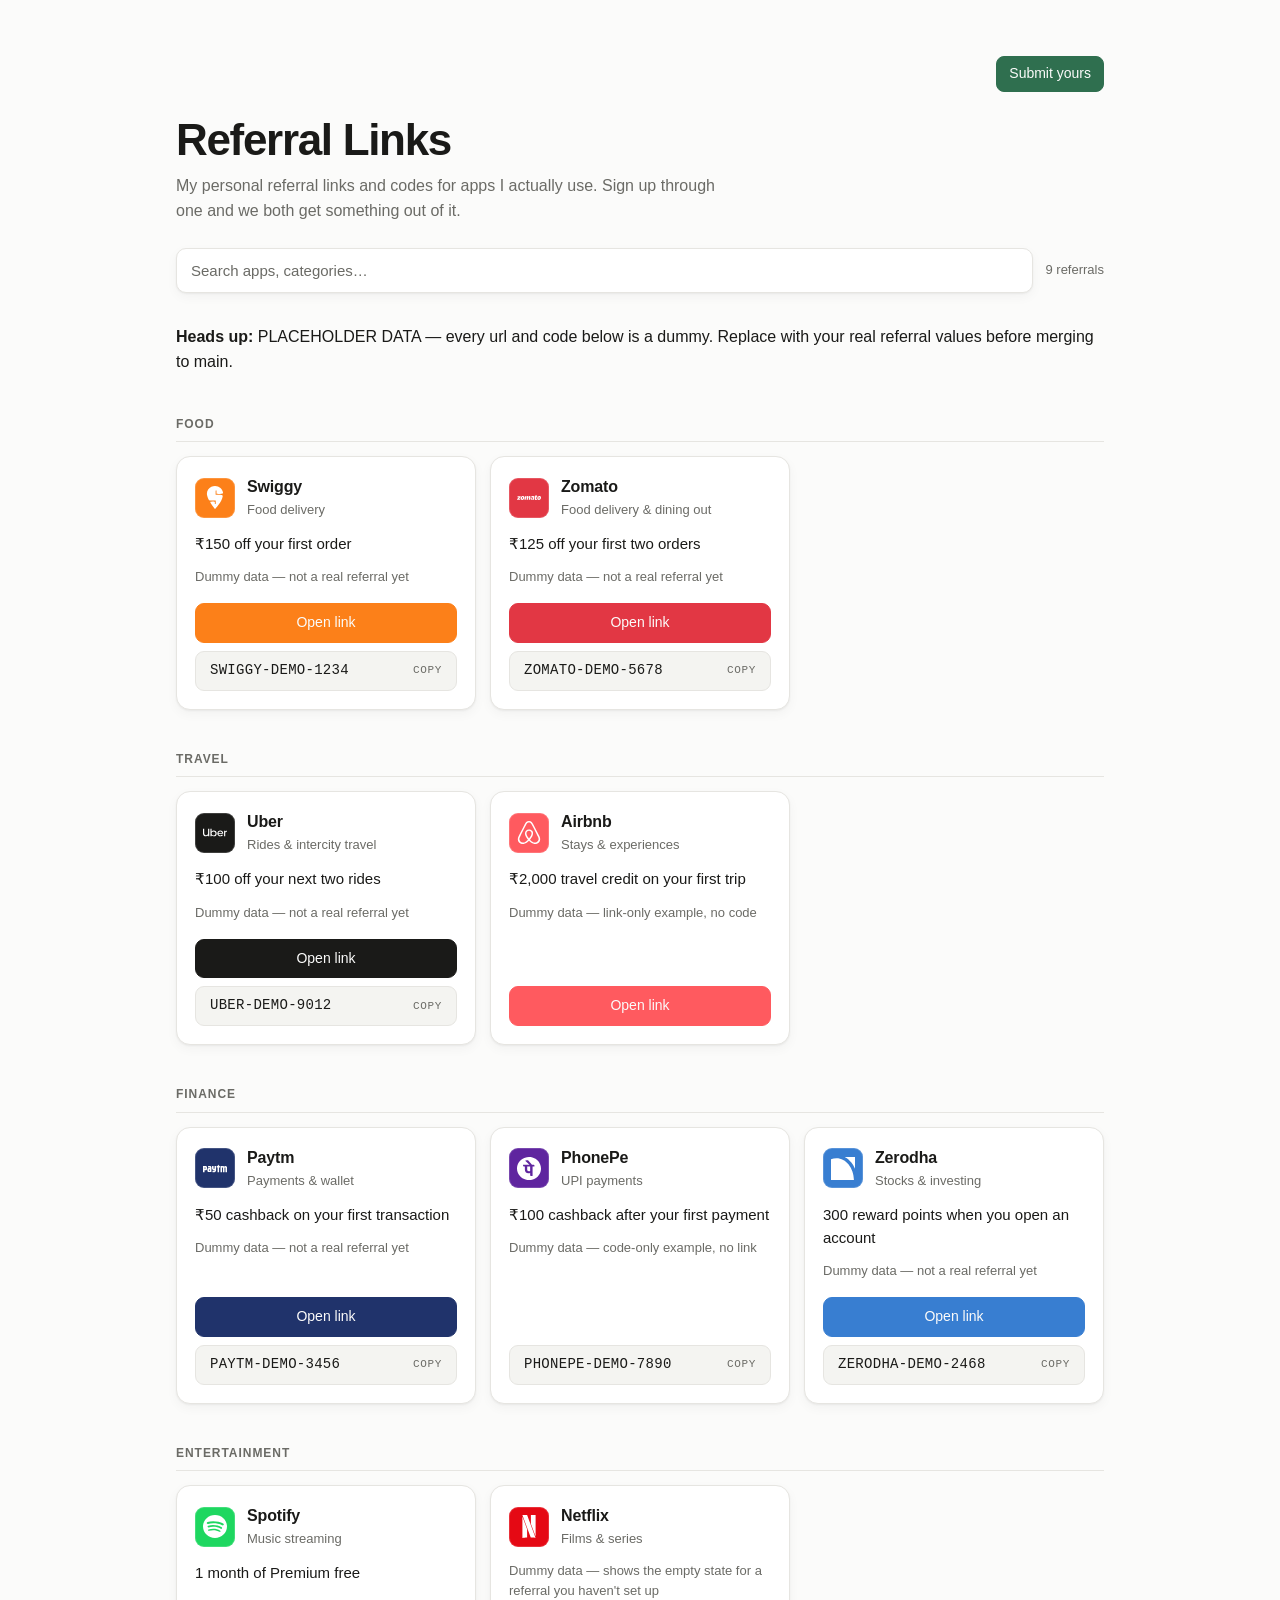
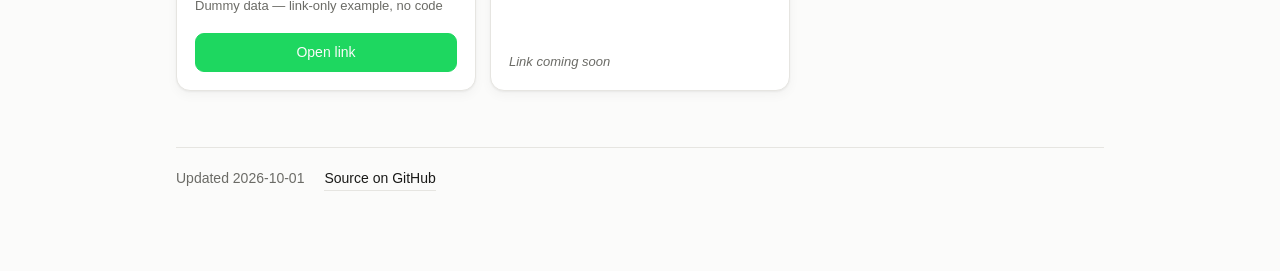
<file: index.html>
<!doctype html>
<html lang="en">
<head>
<meta charset="utf-8">
<meta name="viewport" content="width=device-width, initial-scale=1">
<title>Referral Links</title>
<meta name="description" content="Personal referral links and codes for apps I actually use.">
<link rel="stylesheet" href="styles.css">
</head>
<body>
  <div class="wrap">
    <nav class="nav">
      <span class="spacer"></span>
      <a href="submit.html" class="cta">Submit yours</a>
    </nav>

    <header>
      <h1>Referral Links</h1>
      <p class="lede">
        My personal referral links and codes for apps I actually use. Sign up through one
        and we both get something out of it.
      </p>

      <div class="search-row">
        <input id="search" type="search" placeholder="Search apps, categories&hellip;"
               aria-label="Search referrals" autocomplete="off" spellcheck="false">
        <span id="count" aria-live="polite"></span>
      </div>
    </header>

    <div id="banner" hidden></div>

    <main id="results" aria-live="polite">
      <p class="state" id="loading">Loading referrals&hellip;</p>
    </main>

    <footer>
      <span id="updated"></span>
      <a href="https://github.com/himanpatidar/referral">Source on GitHub</a>
    </footer>
  </div>

  <script src="card.js"></script>
  <script src="app.js"></script>
</body>
</html>
</file>
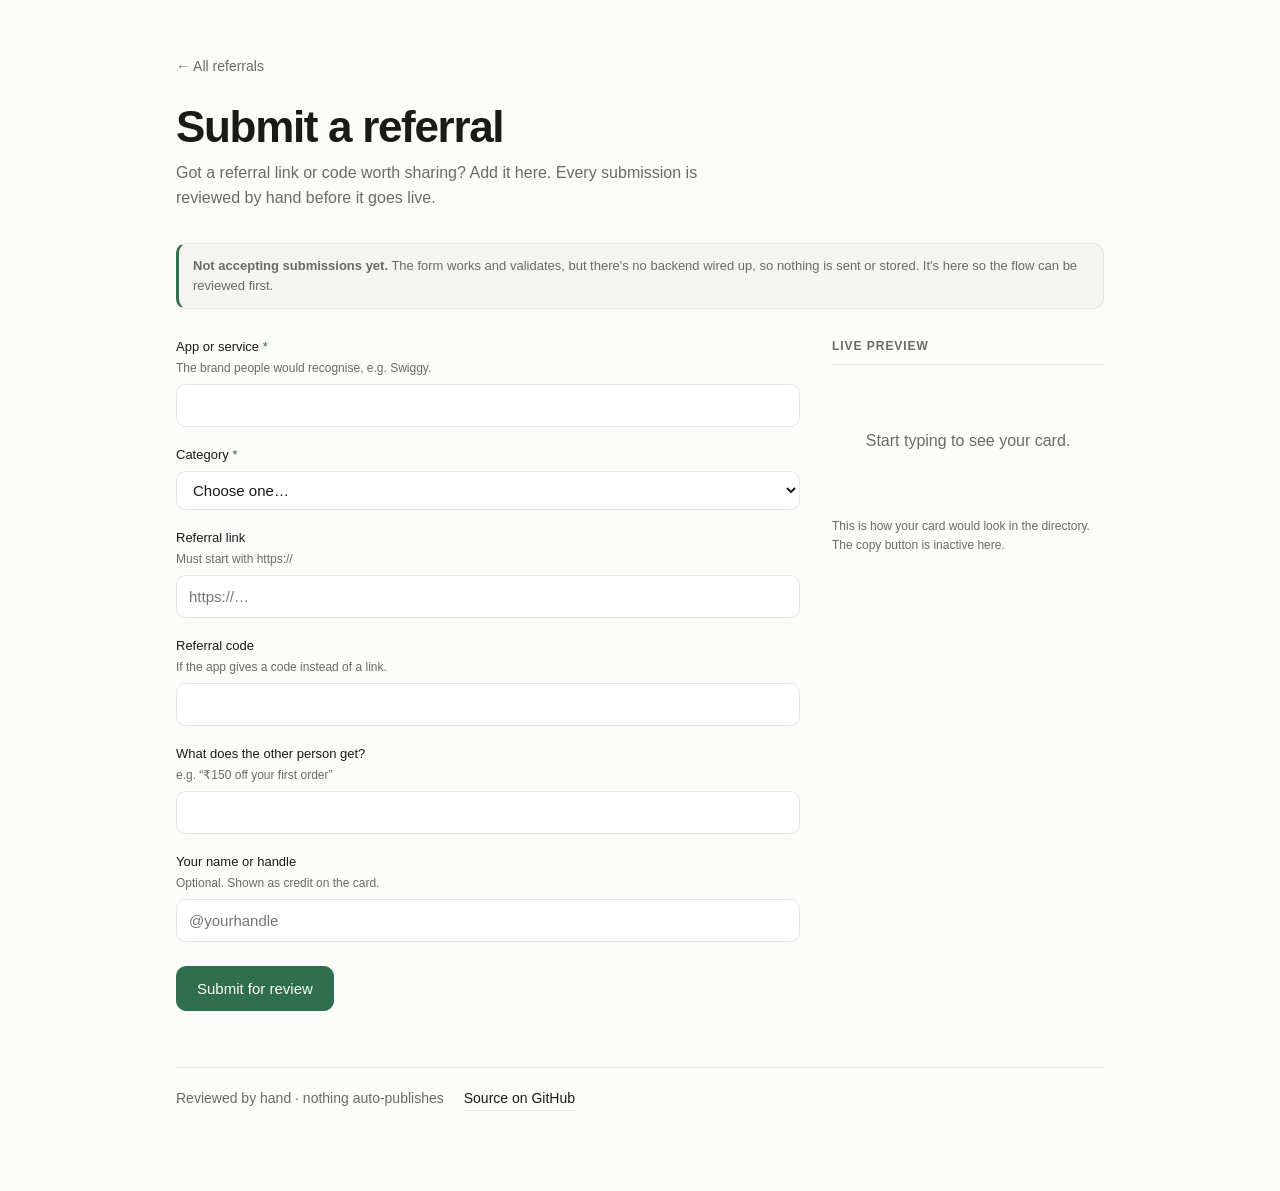
<file: submit.html>
<!doctype html>
<html lang="en">
<head>
<meta charset="utf-8">
<meta name="viewport" content="width=device-width, initial-scale=1">
<title>Submit a Referral</title>
<meta name="description" content="Share your own referral link or code to be listed in the directory.">
<link rel="stylesheet" href="styles.css">
</head>
<body>
  <div class="wrap">
    <nav class="nav">
      <a href="index.html">&larr; All referrals</a>
    </nav>

    <header>
      <h1>Submit a referral</h1>
      <p class="lede">
        Got a referral link or code worth sharing? Add it here. Every submission is
        reviewed by hand before it goes live.
      </p>
    </header>

    <p class="form-note" id="status-note">
      <strong>Not accepting submissions yet.</strong> The form works and validates, but
      there's no backend wired up, so nothing is sent or stored. It's here so the flow
      can be reviewed first.
    </p>

    <div class="form-layout">
      <form id="submit-form" novalidate>
        <div class="field" id="f-app">
          <label for="app">App or service <span class="req">*</span>
            <span class="help">The brand people would recognise, e.g. Swiggy.</span>
          </label>
          <input id="app" name="app" type="text" maxlength="40" autocomplete="off">
          <span class="error-text"></span>
        </div>

        <div class="field" id="f-category">
          <label for="category">Category <span class="req">*</span></label>
          <select id="category" name="category">
            <option value="">Choose one&hellip;</option>
            <option>Food</option>
            <option>Travel</option>
            <option>Finance</option>
            <option>Entertainment</option>
            <option>Shopping</option>
            <option>Other</option>
          </select>
          <span class="error-text"></span>
        </div>

        <div class="field" id="f-url">
          <label for="url">Referral link
            <span class="help">Must start with https://</span>
          </label>
          <input id="url" name="url" type="url" maxlength="400" autocomplete="off"
                 placeholder="https://&hellip;">
          <span class="error-text"></span>
        </div>

        <div class="field" id="f-code">
          <label for="code">Referral code
            <span class="help">If the app gives a code instead of a link.</span>
          </label>
          <input id="code" name="code" type="text" maxlength="40" autocomplete="off">
          <span class="error-text"></span>
        </div>

        <div class="field" id="f-reward">
          <label for="reward">What does the other person get?
            <span class="help">e.g. &ldquo;&#8377;150 off your first order&rdquo;</span>
          </label>
          <input id="reward" name="reward" type="text" maxlength="80" autocomplete="off">
          <span class="error-text"></span>
        </div>

        <div class="field" id="f-submittedBy">
          <label for="submittedBy">Your name or handle
            <span class="help">Optional. Shown as credit on the card.</span>
          </label>
          <input id="submittedBy" name="submittedBy" type="text" maxlength="40"
                 autocomplete="off" placeholder="@yourhandle">
          <span class="error-text"></span>
        </div>

        <!-- Honeypot: hidden from people, irresistible to bots. -->
        <div class="hp" aria-hidden="true">
          <label for="website">Website</label>
          <input id="website" name="website" type="text" tabindex="-1" autocomplete="off">
        </div>

        <div class="submit-row">
          <button type="submit" class="primary">Submit for review</button>
          <span id="form-status" aria-live="polite"></span>
        </div>
      </form>

      <aside class="preview">
        <h2>Live preview</h2>
        <div id="preview-mount"></div>
        <p class="hint-text">
          This is how your card would look in the directory. The copy button is
          inactive here.
        </p>
      </aside>
    </div>

    <footer>
      <span>Reviewed by hand &middot; nothing auto-publishes</span>
      <a href="https://github.com/himanpatidar/referral">Source on GitHub</a>
    </footer>
  </div>

  <script src="card.js"></script>
  <script src="submit.js"></script>
</body>
</html>
</file>
<file: styles.css>
/* Referral links — shared styles for index.html and submit.html */

:root {
  --bg: #fbfbfa;
  --surface: #ffffff;
  --text: #1a1a18;
  --muted: #6b6b66;
  --border: #e6e5e1;
  --accent: #2f6f4f;
  --chip: #f4f4f1;
  --shadow: 0 1px 2px rgba(0,0,0,.05), 0 4px 12px rgba(0,0,0,.04);
}
@media (prefers-color-scheme: dark) {
  :root:not([data-theme="light"]) {
    --bg: #141413;
    --surface: #1c1c1a;
    --text: #f2f1ed;
    --muted: #9a9a93;
    --border: #2e2e2b;
    --accent: #7dc5a0;
    --chip: #262624;
    --shadow: 0 1px 2px rgba(0,0,0,.3), 0 4px 12px rgba(0,0,0,.2);
  }
}
:root[data-theme="dark"] {
  --bg: #141413;
  --surface: #1c1c1a;
  --text: #f2f1ed;
  --muted: #9a9a93;
  --border: #2e2e2b;
  --accent: #7dc5a0;
  --chip: #262624;
  --shadow: 0 1px 2px rgba(0,0,0,.3), 0 4px 12px rgba(0,0,0,.2);
}

* { box-sizing: border-box; }

body {
  margin: 0;
  background: var(--bg);
  color: var(--text);
  font-family: ui-sans-serif, -apple-system, "Segoe UI", Inter, Helvetica, Arial, sans-serif;
  line-height: 1.55;
  -webkit-font-smoothing: antialiased;
}

.wrap {
  max-width: 60rem;
  margin: 0 auto;
  padding: 56px 16px 80px;
}

/* ---------- header ---------- */

header { margin-bottom: 2rem; }

h1 {
  font-size: clamp(2rem, 7vw, 2.75rem);
  line-height: 1.1;
  letter-spacing: -0.03em;
  font-weight: 600;
  margin: 0;
}

.lede {
  color: var(--muted);
  margin: 0.625rem 0 0;
  max-width: 34rem;
}

.search-row {
  margin-top: 1.5rem;
  display: flex;
  flex-wrap: wrap;
  gap: 0.75rem;
  align-items: center;
}

#search {
  flex: 1 1 16rem;
  min-width: 0;
  font: inherit;
  font-size: 0.9375rem;
  color: var(--text);
  background: var(--surface);
  border: 1px solid var(--border);
  border-radius: 10px;
  padding: 0.625rem 0.875rem;
  box-shadow: var(--shadow);
}

#search::placeholder { color: var(--muted); }

#search:focus-visible {
  outline: 2px solid var(--accent);
  outline-offset: 1px;
  border-color: var(--accent);
}

#count {
  font-size: 0.8125rem;
  color: var(--muted);
  font-variant-numeric: tabular-nums;
}

/* ---------- categories ---------- */

.category { margin-top: 2.5rem; }

.category h2 {
  font-size: 0.75rem;
  font-weight: 600;
  letter-spacing: 0.08em;
  text-transform: uppercase;
  color: var(--muted);
  margin: 0 0 0.875rem;
  padding-bottom: 0.5rem;
  border-bottom: 1px solid var(--border);
}

.grid {
  display: grid;
  grid-template-columns: repeat(auto-fill, minmax(min(100%, 17rem), 1fr));
  gap: 0.875rem;
}

/* ---------- card ---------- */

.card {
  background: var(--surface);
  border: 1px solid var(--border);
  border-radius: 14px;
  padding: 1.125rem;
  box-shadow: var(--shadow);
  display: flex;
  flex-direction: column;
  gap: 0.75rem;
}

.card-head {
  display: flex;
  gap: 0.75rem;
  align-items: center;
}

.logo {
  width: 2.5rem;
  height: 2.5rem;
  border-radius: 9px;
  flex: 0 0 auto;
  display: grid;
  place-items: center;
  font-weight: 600;
  font-size: 1.125rem;
  color: #fff;
  background: var(--accent);
  overflow: hidden;
  box-shadow: inset 0 0 0 1px rgba(255, 255, 255, .16);
}

/* Brand marks are icon-shaped, so inset them rather than filling the tile. */
.logo img {
  width: 58%;
  height: 58%;
  object-fit: contain;
}

.card-title { min-width: 0; }

.card-title .app {
  font-weight: 600;
  letter-spacing: -0.01em;
}

.card-title .tagline {
  font-size: 0.8125rem;
  color: var(--muted);
}

.reward {
  font-size: 0.9375rem;
  margin: 0;
}

.note {
  font-size: 0.8125rem;
  color: var(--muted);
  margin: 0;
}

/* Fixed two-row stack: row 1 is the link, row 2 is the code.
   Stretching both to full width means the copy feedback can never
   resize a button or reflow the rows. */
.actions {
  display: flex;
  flex-direction: column;
  align-items: stretch;
  gap: 0.5rem;
  margin-top: auto;
  padding-top: 0.25rem;
}

.btn, .code-chip {
  font: inherit;
  font-size: 0.875rem;
  border-radius: 9px;
  padding: 0.5rem 0.875rem;
  border: 1px solid var(--border);
  cursor: pointer;
  transition: background-color .15s ease, border-color .15s ease, color .15s ease;
}

.btn {
  background: var(--accent);
  border-color: var(--accent);
  color: var(--bg);
  font-weight: 500;
  text-decoration: none;
  display: block;
  width: 100%;
  text-align: center;
}

.btn:hover { filter: brightness(1.08); }

.code-chip {
  background: var(--chip);
  color: var(--text);
  font-family: ui-monospace, SFMono-Regular, Menlo, monospace;
  letter-spacing: 0.02em;
  display: flex;
  width: 100%;
  align-items: center;
  justify-content: space-between;
  gap: 0.5rem;
  text-align: left;
}

/* Long codes ellipsize instead of widening the chip. */
.code-chip .code {
  flex: 1 1 auto;
  min-width: 0;
  overflow: hidden;
  text-overflow: ellipsis;
  white-space: nowrap;
}

.code-chip:hover { border-color: var(--accent); color: var(--accent); }

/* min-width reserves room for the longest state ("Copied"), so the
   label swap never nudges the code beside it. */
.code-chip .hint {
  flex: 0 0 auto;
  min-width: 3.25rem;
  font-family: inherit;
  font-size: 0.6875rem;
  color: var(--muted);
  text-transform: uppercase;
  letter-spacing: 0.06em;
  text-align: right;
}

.code-chip.copied { border-color: var(--accent); }
.code-chip.copied .hint { color: var(--accent); }

.btn:focus-visible, .code-chip:focus-visible {
  outline: 2px solid var(--accent);
  outline-offset: 2px;
}

.pending {
  font-size: 0.8125rem;
  color: var(--muted);
  font-style: italic;
}

/* ---------- states ---------- */

.banner {
  display: flex;
  gap: 0.625rem;
  align-items: flex-start;
  background: var(--chip);
  border: 1px solid var(--border);
  border-left: 3px solid var(--accent);
  border-radius: 10px;
  padding: 0.75rem 0.875rem;
  margin-bottom: 0.5rem;
  font-size: 0.875rem;
  color: var(--muted);
}

.banner strong {
  color: var(--text);
  font-weight: 600;
}

.state {
  text-align: center;
  color: var(--muted);
  padding: 3rem 1rem;
}

.state.error { color: #c0392b; }

@media (prefers-color-scheme: dark) {
  :root:not([data-theme="light"]) .state.error { color: #f08a7a; }
}

[hidden] { display: none !important; }

/* ---------- footer ---------- */

footer {
  margin-top: 3.5rem;
  padding-top: 1.25rem;
  border-top: 1px solid var(--border);
  font-size: 0.875rem;
  color: var(--muted);
  display: flex;
  flex-wrap: wrap;
  gap: 0.5rem 1.25rem;
}

footer a {
  color: var(--text);
  text-decoration: none;
  border-bottom: 1px solid var(--border);
}

footer a:hover { color: var(--accent); border-bottom-color: var(--accent); }

/* ---------- credit line on community-submitted cards ---------- */

.card .credit {
  font-size: 0.75rem;
  color: var(--muted);
  margin: 0;
  font-style: italic;
}

/* ---------- header nav ---------- */

.nav {
  display: flex;
  flex-wrap: wrap;
  gap: 0.75rem;
  align-items: baseline;
  margin-bottom: 1.5rem;
  font-size: 0.875rem;
}

.nav a {
  color: var(--muted);
  text-decoration: none;
  border-bottom: 1px solid transparent;
}

.nav a:hover { color: var(--accent); border-bottom-color: var(--accent); }

.nav a.cta {
  color: var(--bg);
  background: var(--accent);
  border: 1px solid var(--accent);
  border-radius: 8px;
  padding: 0.375rem 0.75rem;
  font-weight: 500;
}

.nav a.cta:hover { filter: brightness(1.08); border-bottom-color: var(--accent); }

.nav .spacer { flex: 1 1 auto; }

/* ---------- form ---------- */

.form-layout {
  display: grid;
  grid-template-columns: minmax(0, 1fr) minmax(0, 17rem);
  gap: 2rem;
  align-items: start;
}

@media (max-width: 46rem) {
  .form-layout { grid-template-columns: minmax(0, 1fr); }
}

.field { margin-bottom: 1.125rem; }

.field label {
  display: block;
  font-size: 0.8125rem;
  font-weight: 500;
  margin-bottom: 0.375rem;
}

.field .req { color: var(--accent); }

.field .help {
  display: block;
  font-size: 0.75rem;
  color: var(--muted);
  font-weight: 400;
  margin-top: 0.125rem;
}

.field input,
.field select,
.field textarea {
  width: 100%;
  font: inherit;
  font-size: 0.9375rem;
  color: var(--text);
  background: var(--surface);
  border: 1px solid var(--border);
  border-radius: 10px;
  padding: 0.5625rem 0.75rem;
}

.field textarea { resize: vertical; min-height: 4.5rem; }

.field input:focus-visible,
.field select:focus-visible,
.field textarea:focus-visible {
  outline: 2px solid var(--accent);
  outline-offset: 1px;
  border-color: var(--accent);
}

.field.invalid input,
.field.invalid select {
  border-color: #c0392b;
}

.field .error-text {
  display: none;
  font-size: 0.75rem;
  color: #c0392b;
  margin-top: 0.3125rem;
}

.field.invalid .error-text { display: block; }

@media (prefers-color-scheme: dark) {
  :root:not([data-theme="light"]) .field.invalid input,
  :root:not([data-theme="light"]) .field.invalid select { border-color: #f08a7a; }
  :root:not([data-theme="light"]) .field .error-text { color: #f08a7a; }
}

/* Honeypot — bots fill hidden inputs, humans never see this. */
.hp {
  position: absolute;
  left: -9999px;
  width: 1px;
  height: 1px;
  overflow: hidden;
}

.submit-row {
  display: flex;
  flex-wrap: wrap;
  gap: 0.875rem;
  align-items: center;
  margin-top: 1.5rem;
}

button.primary {
  font: inherit;
  font-size: 0.9375rem;
  font-weight: 500;
  color: var(--bg);
  background: var(--accent);
  border: 1px solid var(--accent);
  border-radius: 10px;
  padding: 0.625rem 1.25rem;
  cursor: pointer;
}

button.primary:hover { filter: brightness(1.08); }

button.primary:focus-visible { outline: 2px solid var(--accent); outline-offset: 2px; }

/* ---------- live preview pane ---------- */

.preview { position: sticky; top: 1.5rem; }

.preview h2 {
  font-size: 0.75rem;
  font-weight: 600;
  letter-spacing: 0.08em;
  text-transform: uppercase;
  color: var(--muted);
  margin: 0 0 0.875rem;
  padding-bottom: 0.5rem;
  border-bottom: 1px solid var(--border);
}

.preview .hint-text {
  font-size: 0.75rem;
  color: var(--muted);
  margin: 0.875rem 0 0;
}

.form-note {
  font-size: 0.8125rem;
  color: var(--muted);
  margin: 0 0 1.75rem;
  padding: 0.75rem 0.875rem;
  background: var(--chip);
  border: 1px solid var(--border);
  border-left: 3px solid var(--accent);
  border-radius: 10px;
}
</file>
